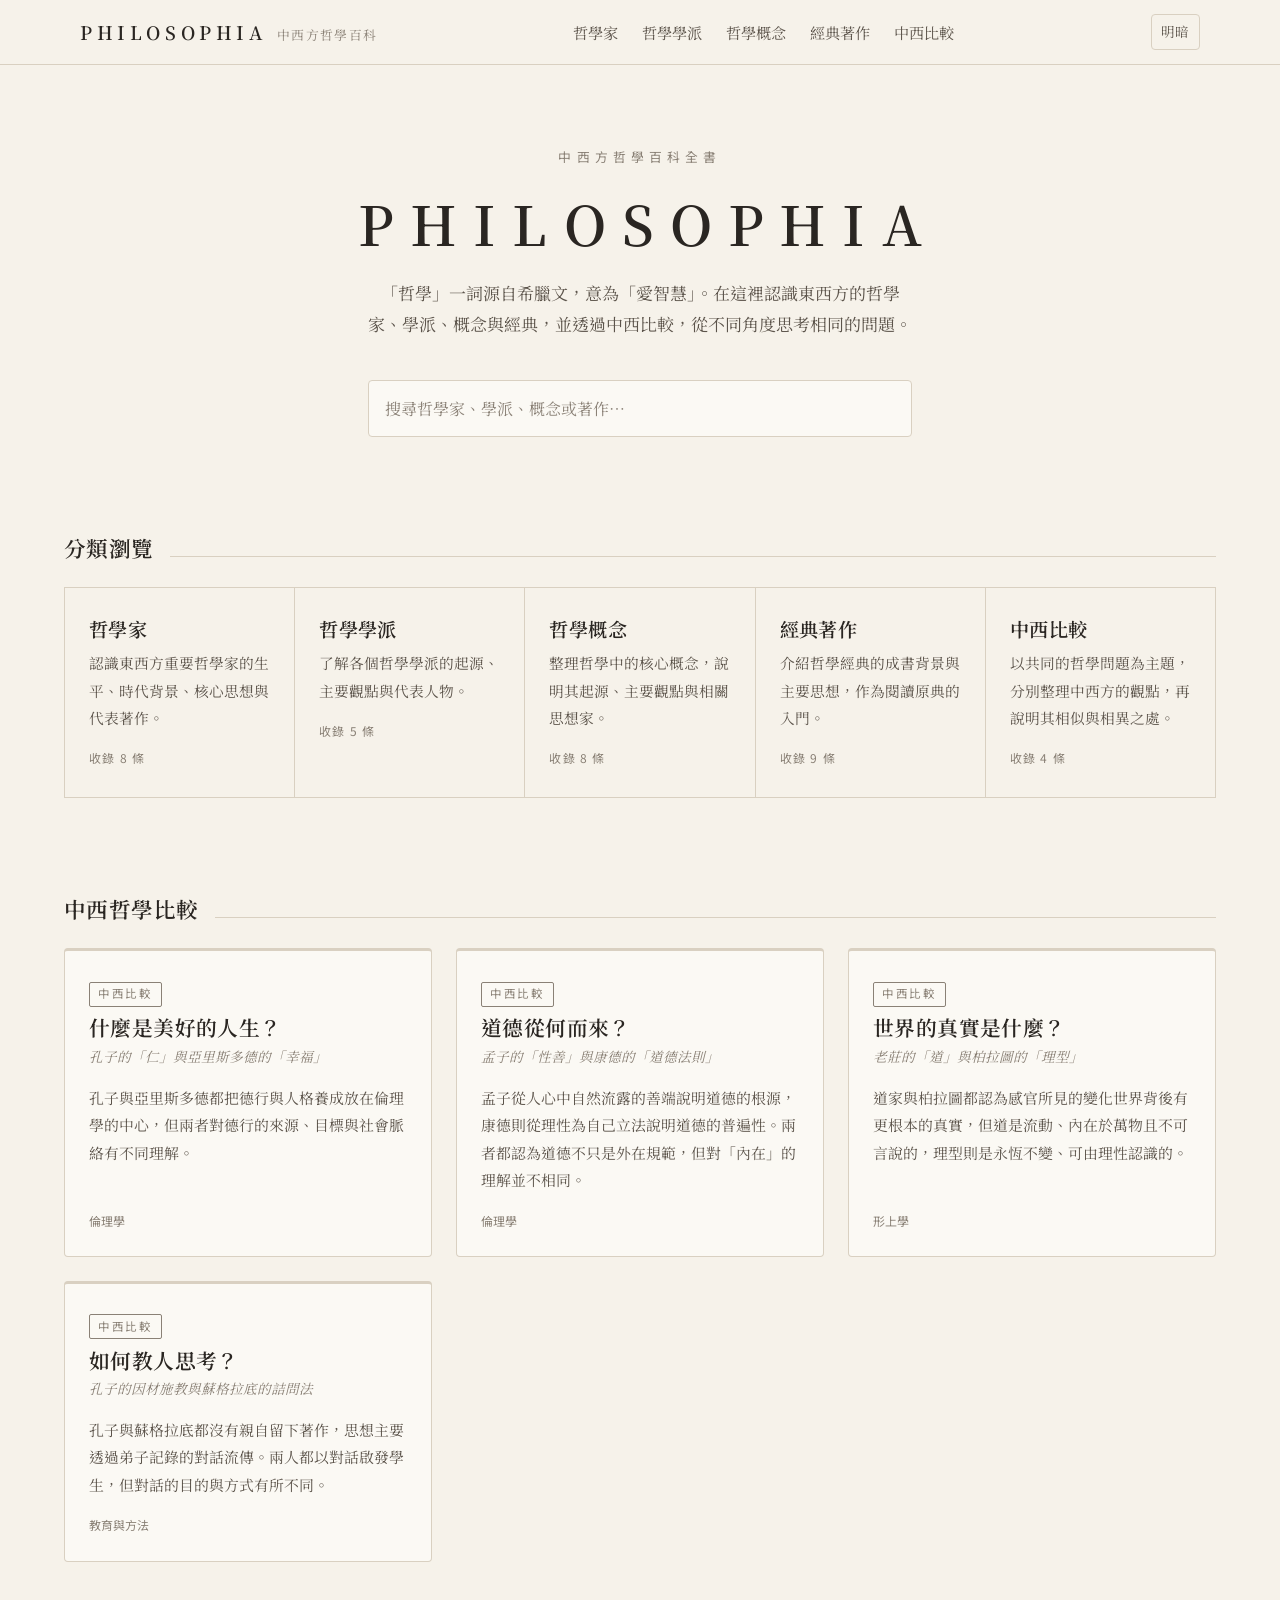
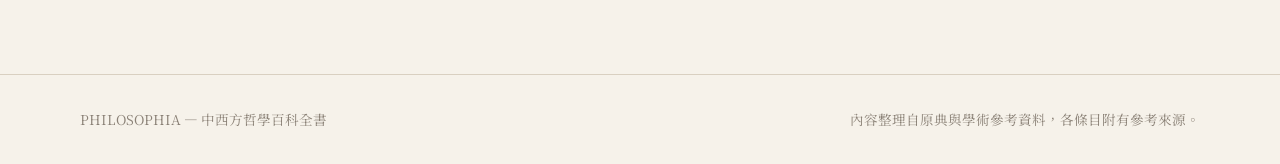
<file: index.html>
<!doctype html>
<html lang="zh-Hant">
<head>
  <meta charset="utf-8">
  <meta name="viewport" content="width=device-width, initial-scale=1">
  <title>PHILOSOPHIA — 中西方哲學百科全書</title>
  <meta name="description" content="整理東西方哲學家、學派、概念與經典著作，並透過中西哲學比較，從不同角度思考相同的問題。">
  <link rel="icon" href="images/favicon.svg" type="image/svg+xml">
  <link rel="preconnect" href="https://fonts.googleapis.com">
  <link rel="preconnect" href="https://fonts.gstatic.com" crossorigin>
  <link rel="stylesheet" href="https://fonts.googleapis.com/css2?family=Noto+Sans+TC:wght@400;500&family=Noto+Serif+TC:wght@400;600&display=swap">
  <link rel="stylesheet" href="css/style.css">
  <script src="js/app.js" defer></script>
</head>
<body data-page="home">
  <header id="site-header"></header>
  <main id="main">
    <section class="hero container">
      <p class="hero-kicker">中西方哲學百科全書</p>
      <h1>PHILOSOPHIA</h1>
      <p class="hero-lead">「哲學」一詞源自希臘文，意為「愛智慧」。在這裡認識東西方的哲學家、學派、概念與經典，並透過中西比較，從不同角度思考相同的問題。</p>
      <div class="search-box" role="search">
        <label class="visually-hidden" for="search-input">搜尋哲學家、學派、概念或著作</label>
        <input id="search-input" type="search" placeholder="搜尋哲學家、學派、概念或著作…" autocomplete="off">
      </div>
      <div class="search-results" id="search-results" aria-live="polite"></div>
    </section>

    <section class="section container">
      <h2 class="section-title">分類瀏覽</h2>
      <div class="category-grid" id="category-grid"><p class="loading">載入中…</p></div>
    </section>

    <section class="section container">
      <h2 class="section-title">中西哲學比較</h2>
      <div class="card-grid" id="featured-comparisons"></div>
    </section>
  </main>
  <footer id="site-footer"></footer>
</body>
</html>
</file>
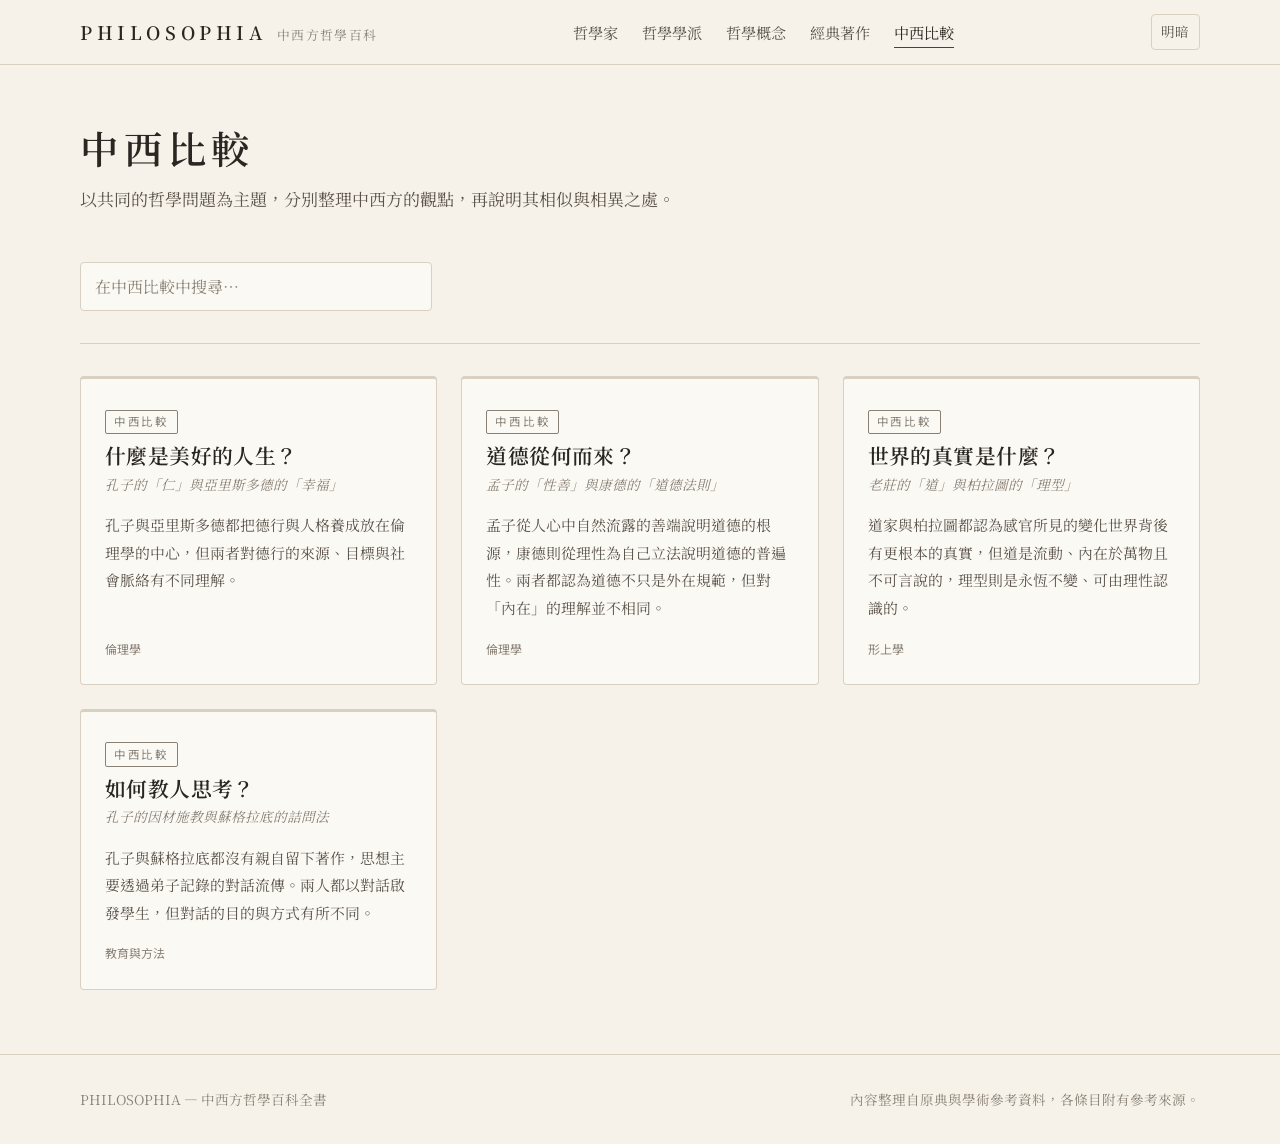
<file: pages/comparisons.html>
<!doctype html>
<html lang="zh-Hant">
<head>
  <meta charset="utf-8">
  <meta name="viewport" content="width=device-width, initial-scale=1">
  <title>中西比較｜PHILOSOPHIA</title>
  <meta name="description" content="PHILOSOPHIA 中西方哲學百科全書：中西比較">
  <link rel="icon" href="../images/favicon.svg" type="image/svg+xml">
  <link rel="preconnect" href="https://fonts.googleapis.com">
  <link rel="preconnect" href="https://fonts.gstatic.com" crossorigin>
  <link rel="stylesheet" href="https://fonts.googleapis.com/css2?family=Noto+Sans+TC:wght@400;500&family=Noto+Serif+TC:wght@400;600&display=swap">
  <link rel="stylesheet" href="../css/style.css">
  <script src="../js/app.js" defer></script>
</head>
<body data-page="list" data-type="comparisons">
  <header id="site-header"></header>
  <main id="main" class="container">
    <div class="page-header" id="page-header"><h1>中西比較</h1></div>
    <div class="filter-bar" id="filter-bar"></div>
    <div class="card-grid" id="entry-list"><p class="loading">載入中…</p></div>
  </main>
  <footer id="site-footer"></footer>
</body>
</html>
</file>
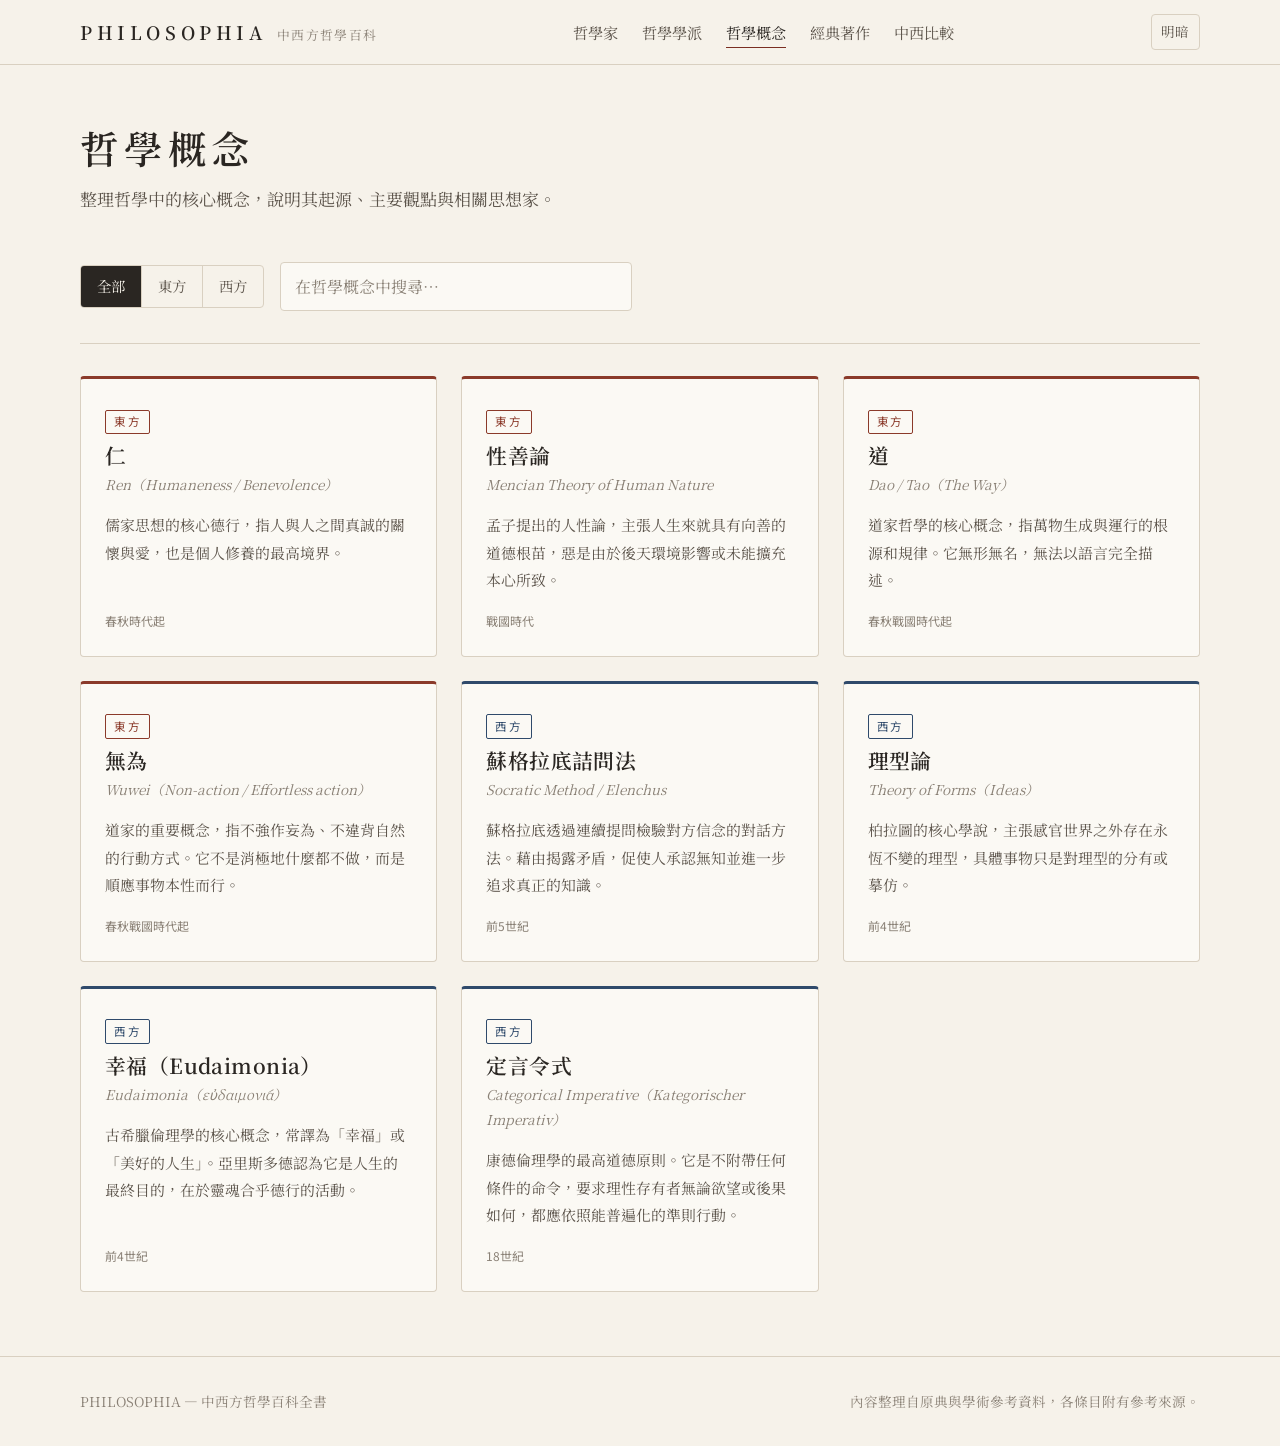
<file: pages/concepts.html>
<!doctype html>
<html lang="zh-Hant">
<head>
  <meta charset="utf-8">
  <meta name="viewport" content="width=device-width, initial-scale=1">
  <title>哲學概念｜PHILOSOPHIA</title>
  <meta name="description" content="PHILOSOPHIA 中西方哲學百科全書：哲學概念">
  <link rel="icon" href="../images/favicon.svg" type="image/svg+xml">
  <link rel="preconnect" href="https://fonts.googleapis.com">
  <link rel="preconnect" href="https://fonts.gstatic.com" crossorigin>
  <link rel="stylesheet" href="https://fonts.googleapis.com/css2?family=Noto+Sans+TC:wght@400;500&family=Noto+Serif+TC:wght@400;600&display=swap">
  <link rel="stylesheet" href="../css/style.css">
  <script src="../js/app.js" defer></script>
</head>
<body data-page="list" data-type="concepts">
  <header id="site-header"></header>
  <main id="main" class="container">
    <div class="page-header" id="page-header"><h1>哲學概念</h1></div>
    <div class="filter-bar" id="filter-bar"></div>
    <div class="card-grid" id="entry-list"><p class="loading">載入中…</p></div>
  </main>
  <footer id="site-footer"></footer>
</body>
</html>
</file>
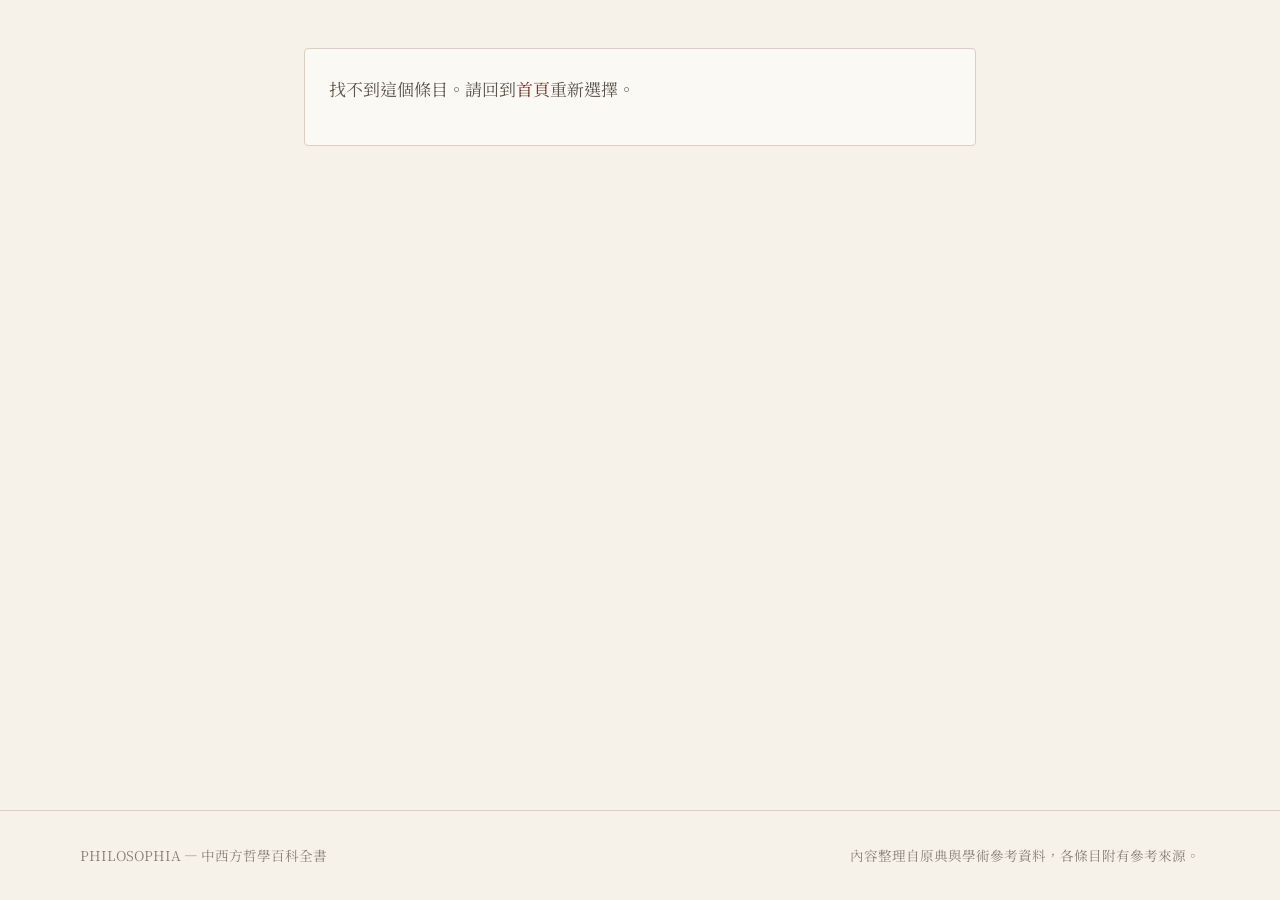
<file: pages/detail.html>
<!doctype html>
<html lang="zh-Hant">
<head>
  <meta charset="utf-8">
  <meta name="viewport" content="width=device-width, initial-scale=1">
  <title>條目｜PHILOSOPHIA</title>
  <meta name="description" content="PHILOSOPHIA 中西方哲學百科全書條目">
  <link rel="icon" href="../images/favicon.svg" type="image/svg+xml">
  <link rel="preconnect" href="https://fonts.googleapis.com">
  <link rel="preconnect" href="https://fonts.gstatic.com" crossorigin>
  <link rel="stylesheet" href="https://fonts.googleapis.com/css2?family=Noto+Sans+TC:wght@400;500&family=Noto+Serif+TC:wght@400;600&display=swap">
  <link rel="stylesheet" href="../css/style.css">
  <script src="../js/app.js" defer></script>
</head>
<body data-page="detail">
  <header id="site-header"></header>
  <main id="detail" class="container">
    <p class="loading">載入中…</p>
  </main>
  <footer id="site-footer"></footer>
</body>
</html>
</file>
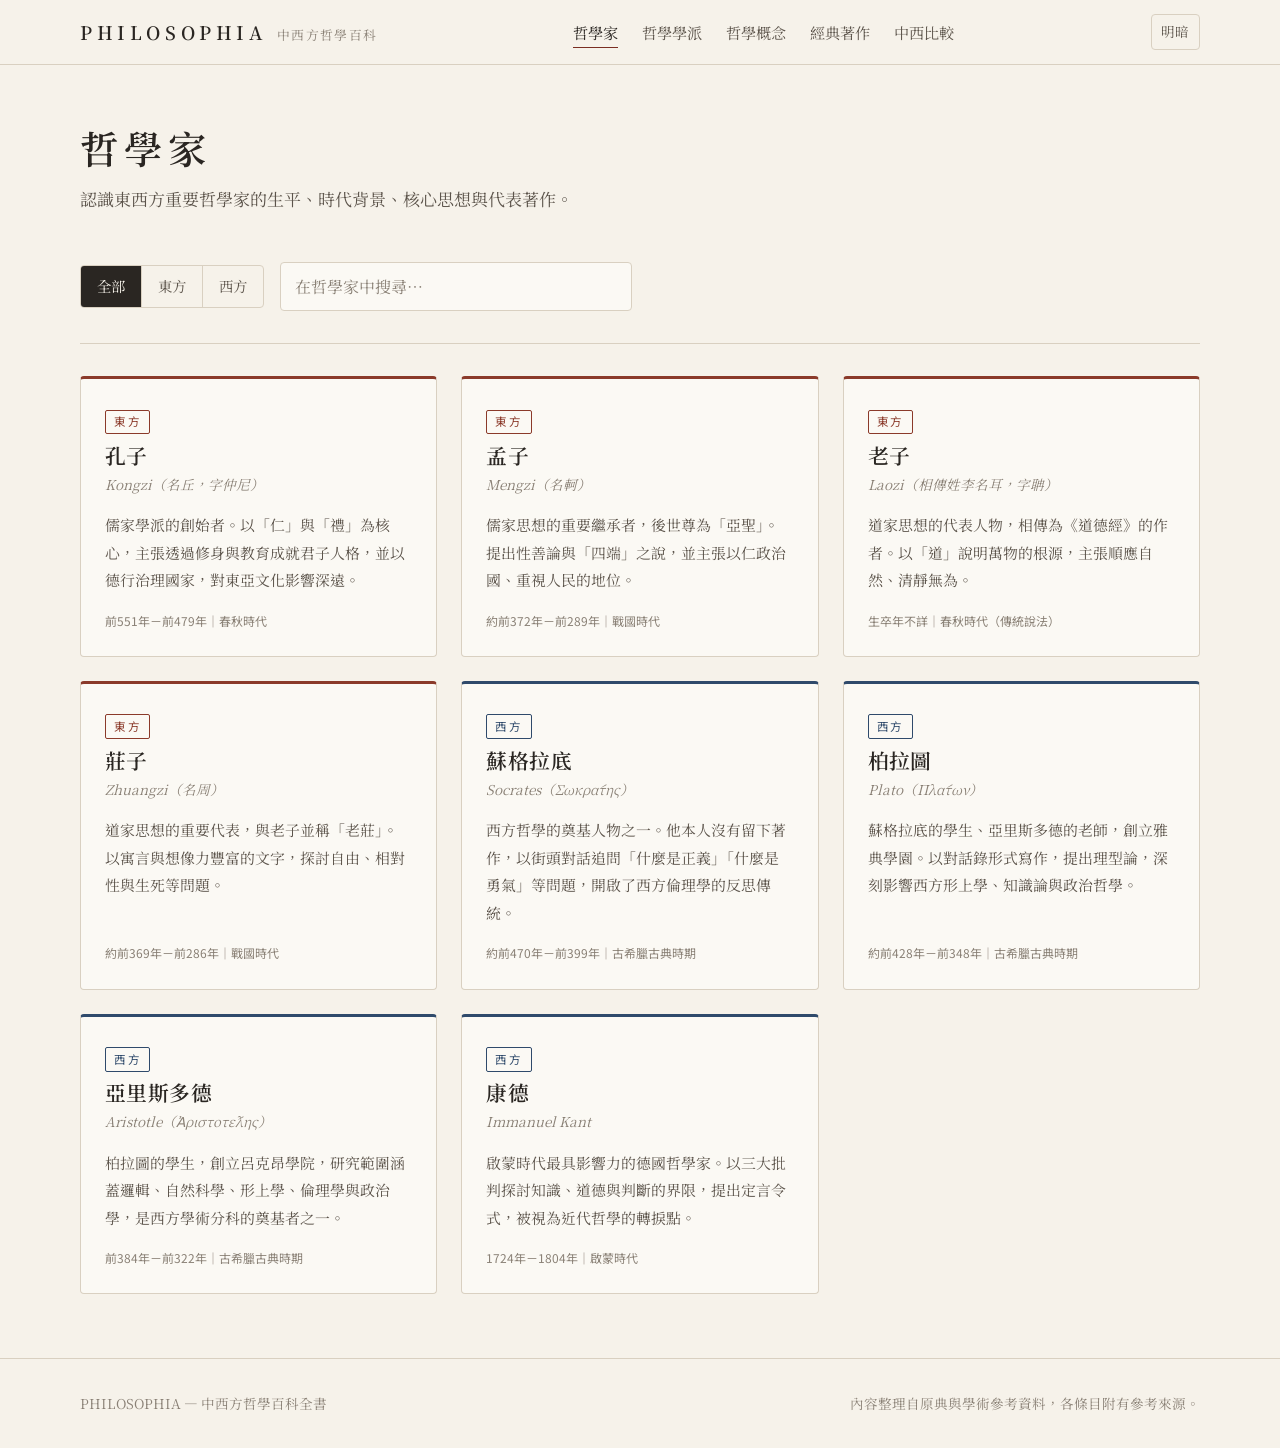
<file: pages/philosophers.html>
<!doctype html>
<html lang="zh-Hant">
<head>
  <meta charset="utf-8">
  <meta name="viewport" content="width=device-width, initial-scale=1">
  <title>哲學家｜PHILOSOPHIA</title>
  <meta name="description" content="PHILOSOPHIA 中西方哲學百科全書：哲學家">
  <link rel="icon" href="../images/favicon.svg" type="image/svg+xml">
  <link rel="preconnect" href="https://fonts.googleapis.com">
  <link rel="preconnect" href="https://fonts.gstatic.com" crossorigin>
  <link rel="stylesheet" href="https://fonts.googleapis.com/css2?family=Noto+Sans+TC:wght@400;500&family=Noto+Serif+TC:wght@400;600&display=swap">
  <link rel="stylesheet" href="../css/style.css">
  <script src="../js/app.js" defer></script>
</head>
<body data-page="list" data-type="philosophers">
  <header id="site-header"></header>
  <main id="main" class="container">
    <div class="page-header" id="page-header"><h1>哲學家</h1></div>
    <div class="filter-bar" id="filter-bar"></div>
    <div class="card-grid" id="entry-list"><p class="loading">載入中…</p></div>
  </main>
  <footer id="site-footer"></footer>
</body>
</html>
</file>
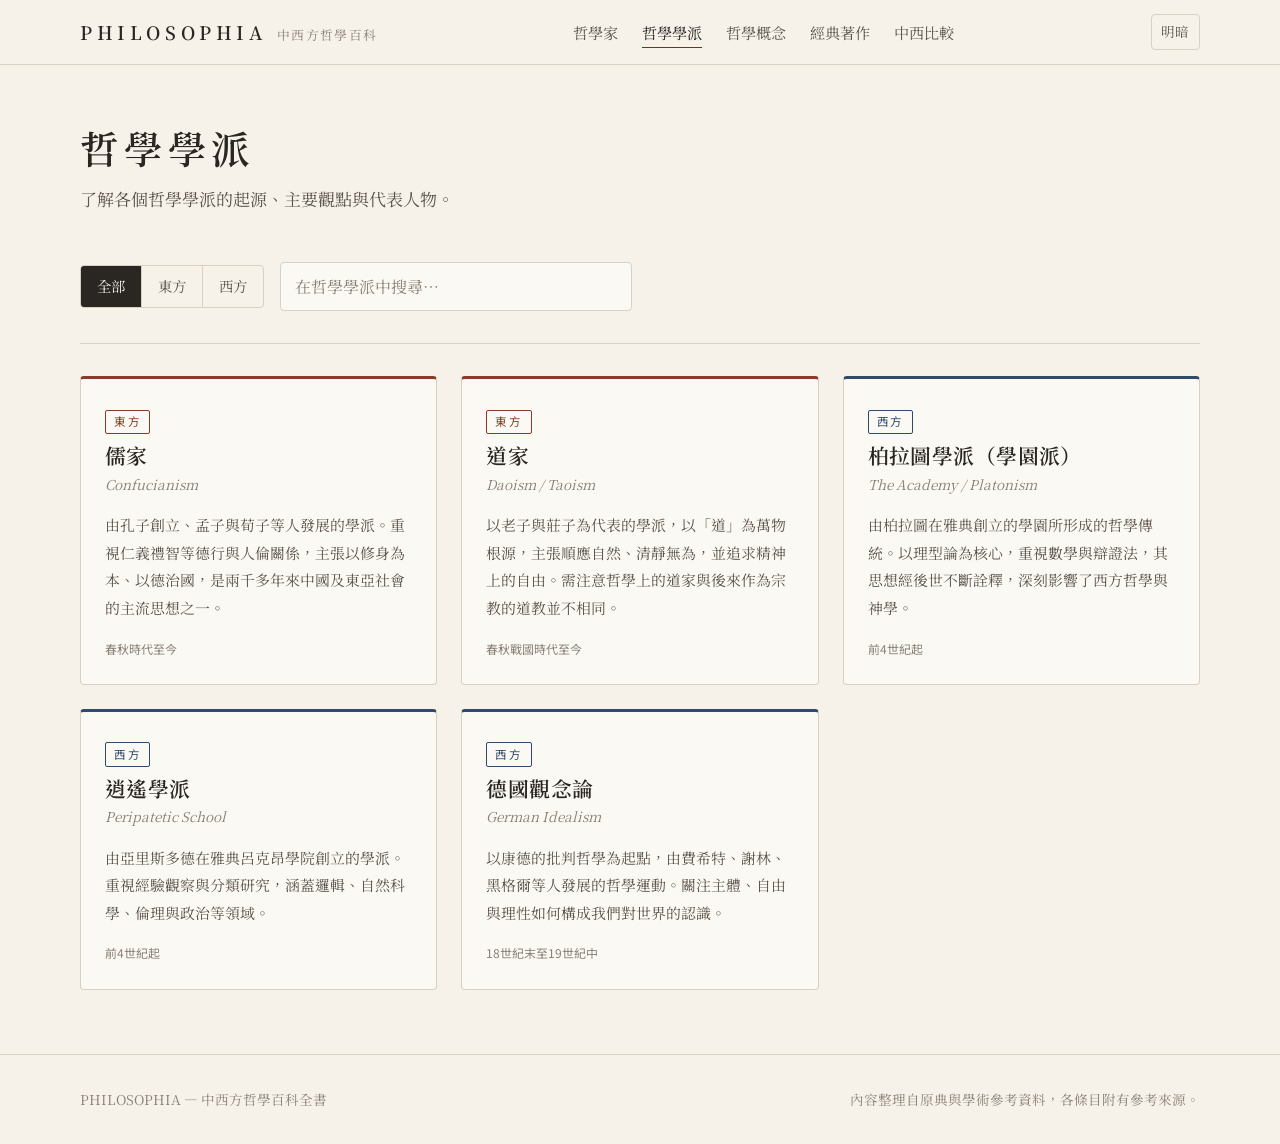
<file: pages/schools.html>
<!doctype html>
<html lang="zh-Hant">
<head>
  <meta charset="utf-8">
  <meta name="viewport" content="width=device-width, initial-scale=1">
  <title>哲學學派｜PHILOSOPHIA</title>
  <meta name="description" content="PHILOSOPHIA 中西方哲學百科全書：哲學學派">
  <link rel="icon" href="../images/favicon.svg" type="image/svg+xml">
  <link rel="preconnect" href="https://fonts.googleapis.com">
  <link rel="preconnect" href="https://fonts.gstatic.com" crossorigin>
  <link rel="stylesheet" href="https://fonts.googleapis.com/css2?family=Noto+Sans+TC:wght@400;500&family=Noto+Serif+TC:wght@400;600&display=swap">
  <link rel="stylesheet" href="../css/style.css">
  <script src="../js/app.js" defer></script>
</head>
<body data-page="list" data-type="schools">
  <header id="site-header"></header>
  <main id="main" class="container">
    <div class="page-header" id="page-header"><h1>哲學學派</h1></div>
    <div class="filter-bar" id="filter-bar"></div>
    <div class="card-grid" id="entry-list"><p class="loading">載入中…</p></div>
  </main>
  <footer id="site-footer"></footer>
</body>
</html>
</file>
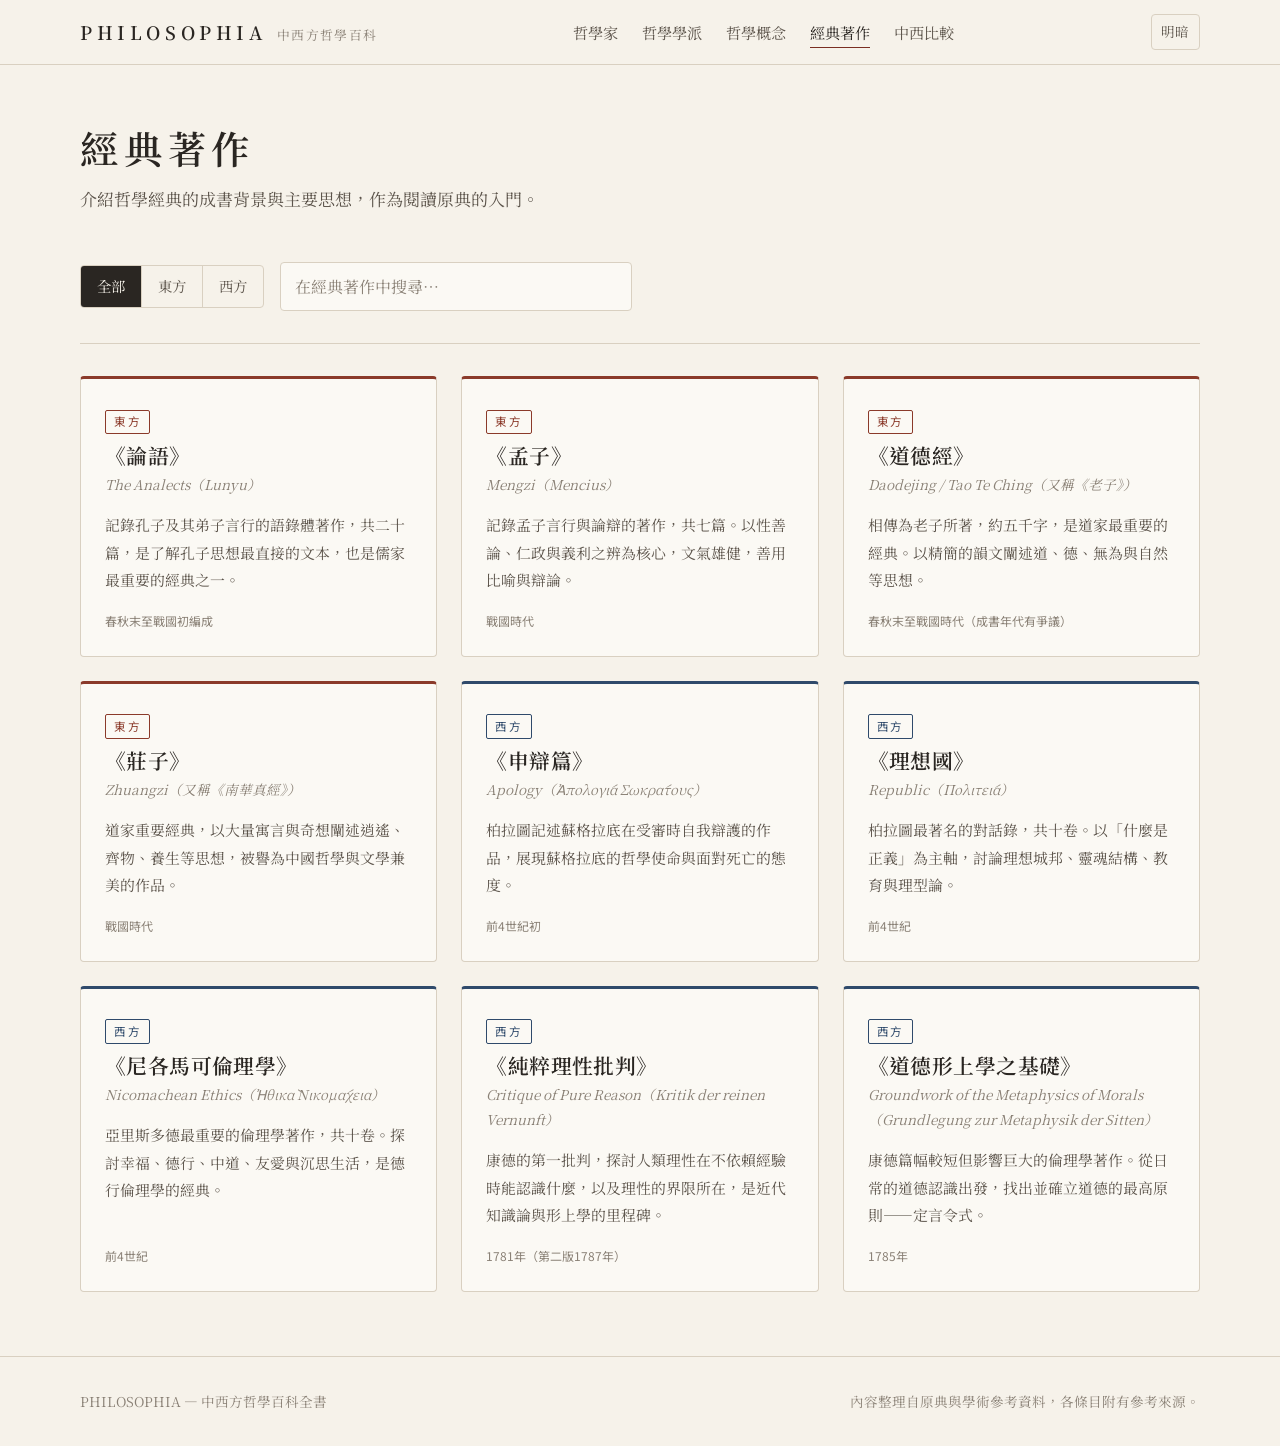
<file: pages/works.html>
<!doctype html>
<html lang="zh-Hant">
<head>
  <meta charset="utf-8">
  <meta name="viewport" content="width=device-width, initial-scale=1">
  <title>經典著作｜PHILOSOPHIA</title>
  <meta name="description" content="PHILOSOPHIA 中西方哲學百科全書：經典著作">
  <link rel="icon" href="../images/favicon.svg" type="image/svg+xml">
  <link rel="preconnect" href="https://fonts.googleapis.com">
  <link rel="preconnect" href="https://fonts.gstatic.com" crossorigin>
  <link rel="stylesheet" href="https://fonts.googleapis.com/css2?family=Noto+Sans+TC:wght@400;500&family=Noto+Serif+TC:wght@400;600&display=swap">
  <link rel="stylesheet" href="../css/style.css">
  <script src="../js/app.js" defer></script>
</head>
<body data-page="list" data-type="works">
  <header id="site-header"></header>
  <main id="main" class="container">
    <div class="page-header" id="page-header"><h1>經典著作</h1></div>
    <div class="filter-bar" id="filter-bar"></div>
    <div class="card-grid" id="entry-list"><p class="loading">載入中…</p></div>
  </main>
  <footer id="site-footer"></footer>
</body>
</html>
</file>
<file: css/style.css>
/* ==========================================================================
   PHILOSOPHIA — 全站共用樣式
   ========================================================================== */

:root {
  --bg: #f6f2ea;
  --bg-soft: #efe9dd;
  --surface: #fbf9f4;
  --ink: #2a2622;
  --ink-soft: #5c544b;
  --ink-faint: #8a8176;
  --rule: #d9d0c1;
  --accent: #7a2e22;
  --east: #8b3a2a;
  --west: #2f4a6b;
  --focus: #b5822f;

  --font-serif: "Noto Serif TC", "Songti TC", "PMingLiU", Georgia, serif;
  --font-sans: "Noto Sans TC", "PingFang TC", "Microsoft JhengHei", system-ui, sans-serif;

  --measure: 42rem;
  --wide: 72rem;
  --radius: 4px;
}

@media (prefers-color-scheme: dark) {
  :root:not([data-theme="light"]) {
    --bg: #1c1a17;
    --bg-soft: #24211d;
    --surface: #221f1b;
    --ink: #e8e2d6;
    --ink-soft: #bdb4a6;
    --ink-faint: #8f877b;
    --rule: #3b362f;
    --accent: #d48a76;
    --east: #d48a76;
    --west: #8fb0d6;
    --focus: #d9a95a;
  }
}

:root[data-theme="dark"] {
  --bg: #1c1a17;
  --bg-soft: #24211d;
  --surface: #221f1b;
  --ink: #e8e2d6;
  --ink-soft: #bdb4a6;
  --ink-faint: #8f877b;
  --rule: #3b362f;
  --accent: #d48a76;
  --east: #d48a76;
  --west: #8fb0d6;
  --focus: #d9a95a;
}

/* ---------- 基礎 ---------- */

*,
*::before,
*::after {
  box-sizing: border-box;
}

html {
  -webkit-text-size-adjust: 100%;
}

body {
  margin: 0;
  background: var(--bg);
  color: var(--ink);
  font-family: var(--font-serif);
  font-size: 1.0625rem;
  line-height: 1.85;
  min-height: 100vh;
  display: flex;
  flex-direction: column;
}

main {
  flex: 1;
}

a {
  color: var(--accent);
  text-decoration: none;
  border-bottom: 1px solid transparent;
  transition: border-color 0.2s;
}

a:hover {
  border-bottom-color: currentColor;
}

a:focus-visible,
button:focus-visible,
input:focus-visible {
  outline: 2px solid var(--focus);
  outline-offset: 2px;
}

h1,
h2,
h3 {
  font-weight: 600;
  line-height: 1.4;
  letter-spacing: 0.02em;
}

p {
  margin: 0 0 1em;
}

.container {
  width: 100%;
  max-width: var(--wide);
  margin: 0 auto;
  padding: 0 1rem;
}

.visually-hidden {
  position: absolute;
  width: 1px;
  height: 1px;
  overflow: hidden;
  clip: rect(0 0 0 0);
  white-space: nowrap;
}

/* ---------- 頁首導覽 ---------- */

.site-header {
  border-bottom: 1px solid var(--rule);
  background: var(--bg);
  position: sticky;
  top: 0;
  z-index: 10;
}

.site-header .container {
  display: flex;
  align-items: center;
  justify-content: space-between;
  gap: 1rem;
  min-height: 4rem;
}

.brand {
  display: flex;
  align-items: baseline;
  gap: 0.6rem;
  color: var(--ink);
  border: 0;
}

.brand:hover {
  border: 0;
}

.brand-name {
  font-size: 1.15rem;
  letter-spacing: 0.25em;
  font-weight: 600;
}

.brand-sub {
  font-size: 0.8rem;
  color: var(--ink-faint);
  letter-spacing: 0.1em;
}

.site-nav ul {
  list-style: none;
  margin: 0;
  padding: 0;
  display: flex;
  gap: 1.5rem;
}

.site-nav a {
  color: var(--ink-soft);
  font-size: 0.95rem;
  padding: 0.25rem 0;
}

.site-nav a[aria-current="page"] {
  color: var(--ink);
  border-bottom-color: var(--accent);
}

.header-tools {
  display: flex;
  align-items: center;
  gap: 0.5rem;
}

.icon-button {
  background: none;
  border: 1px solid var(--rule);
  border-radius: var(--radius);
  color: var(--ink-soft);
  font: inherit;
  font-size: 0.85rem;
  padding: 0.3rem 0.6rem;
  cursor: pointer;
}

.icon-button:hover {
  color: var(--ink);
  border-color: var(--ink-faint);
}

.nav-toggle {
  display: none;
}

@media (max-width: 860px) {
  .nav-toggle {
    display: inline-block;
  }

  .site-nav {
    position: absolute;
    top: 100%;
    left: 0;
    right: 0;
    background: var(--bg);
    border-bottom: 1px solid var(--rule);
    display: none;
  }

  .site-nav.is-open {
    display: block;
  }

  .site-nav ul {
    flex-direction: column;
    gap: 0;
    padding: 0.5rem 1rem 1rem;
  }

  .site-nav a {
    display: block;
    padding: 0.6rem 0;
    border-bottom: 1px solid var(--rule);
  }

  .site-nav a[aria-current="page"] {
    border-bottom-color: var(--rule);
    color: var(--accent);
  }
}

/* ---------- 頁尾 ---------- */

.site-footer {
  border-top: 1px solid var(--rule);
  margin-top: 4rem;
  padding: 2rem 0;
  color: var(--ink-faint);
  font-size: 0.85rem;
}

.site-footer .container {
  display: flex;
  flex-wrap: wrap;
  justify-content: space-between;
  gap: 1rem;
}

.site-footer p {
  margin: 0;
}

/* ---------- 首頁 ---------- */

.hero {
  text-align: center;
  padding: 5rem 0 3rem;
}

.hero-kicker {
  font-family: var(--font-sans);
  font-size: 0.8rem;
  letter-spacing: 0.4em;
  color: var(--ink-faint);
  margin-bottom: 1rem;
}

.hero h1 {
  font-size: clamp(2.2rem, 6vw, 3.4rem);
  letter-spacing: 0.3em;
  margin: 0 0 0.5rem;
  padding-left: 0.3em;
}

.hero-lead {
  max-width: 34rem;
  margin: 1rem auto 2.5rem;
  color: var(--ink-soft);
}

.search-box {
  max-width: 34rem;
  margin: 0 auto;
  position: relative;
}

.search-box input,
.filter-bar input {
  width: 100%;
  font: inherit;
  font-size: 1rem;
  color: var(--ink);
  background: var(--surface);
  border: 1px solid var(--rule);
  border-radius: var(--radius);
  padding: 0.8rem 1rem;
}

.search-box input::placeholder,
.filter-bar input::placeholder {
  color: var(--ink-faint);
}

.search-results {
  max-width: 42rem;
  margin: 2rem auto 0;
  text-align: left;
}

.search-results:empty {
  display: none;
}

.search-summary {
  font-size: 0.9rem;
  color: var(--ink-faint);
  margin-bottom: 0.75rem;
}

.result-list {
  list-style: none;
  margin: 0;
  padding: 0;
  border-top: 1px solid var(--rule);
}

.result-list li {
  border-bottom: 1px solid var(--rule);
}

.result-list a {
  display: block;
  padding: 0.9rem 0.25rem;
  color: var(--ink);
  border: 0;
}

.result-list a:hover .result-title {
  color: var(--accent);
}

.result-title {
  font-weight: 600;
}

.result-meta {
  font-family: var(--font-sans);
  font-size: 0.75rem;
  color: var(--ink-faint);
  margin-left: 0.5rem;
}

.result-summary {
  display: block;
  font-size: 0.9rem;
  color: var(--ink-soft);
  margin-top: 0.15rem;
}

.section {
  padding: 3rem 0;
}

.section-title {
  font-size: 1.35rem;
  margin: 0 0 1.5rem;
  display: flex;
  align-items: baseline;
  gap: 1rem;
}

.section-title::after {
  content: "";
  flex: 1;
  border-bottom: 1px solid var(--rule);
}

.category-grid {
  display: flex;
  flex-wrap: wrap;
  gap: 1px;
  background: var(--rule);
  border: 1px solid var(--rule);
}

.category-card {
  display: block;
  flex: 1 1 13rem;
  background: var(--bg);
  padding: 1.75rem 1.5rem;
  color: var(--ink);
  border: 0;
  transition: background 0.2s;
}

.category-card:hover {
  background: var(--surface);
  border: 0;
}

.category-card h3 {
  margin: 0 0 0.4rem;
  font-size: 1.2rem;
}

.category-card p {
  margin: 0;
  font-size: 0.92rem;
  color: var(--ink-soft);
}

.category-count {
  display: block;
  font-family: var(--font-sans);
  font-size: 0.75rem;
  color: var(--ink-faint);
  letter-spacing: 0.1em;
  margin-top: 1rem;
}

/* ---------- 列表頁 ---------- */

.page-header {
  padding: 3.5rem 0 2rem;
}

.page-header h1 {
  font-size: clamp(1.8rem, 4vw, 2.4rem);
  margin: 0 0 0.5rem;
  letter-spacing: 0.15em;
}

.page-header p {
  max-width: var(--measure);
  color: var(--ink-soft);
  margin: 0;
}

.filter-bar {
  display: flex;
  flex-wrap: wrap;
  align-items: center;
  gap: 1rem;
  padding: 1rem 0 2rem;
  border-bottom: 1px solid var(--rule);
  margin-bottom: 2rem;
}

.filter-bar input {
  flex: 1 1 14rem;
  max-width: 22rem;
  padding: 0.55rem 0.9rem;
}

.tab-group {
  display: inline-flex;
  border: 1px solid var(--rule);
  border-radius: var(--radius);
  overflow: hidden;
}

.tab-group button {
  font: inherit;
  font-size: 0.9rem;
  background: none;
  border: 0;
  color: var(--ink-soft);
  padding: 0.45rem 1rem;
  cursor: pointer;
}

.tab-group button + button {
  border-left: 1px solid var(--rule);
}

.tab-group button[aria-pressed="true"] {
  background: var(--ink);
  color: var(--bg);
}

.card-grid {
  display: grid;
  grid-template-columns: repeat(auto-fill, minmax(18rem, 1fr));
  gap: 1.5rem;
}

.entry-card {
  display: flex;
  flex-direction: column;
  background: var(--surface);
  border: 1px solid var(--rule);
  border-top: 3px solid var(--rule);
  border-radius: var(--radius);
  padding: 1.5rem;
  color: var(--ink);
  transition: border-color 0.2s, transform 0.2s;
}

.entry-card:hover {
  border-color: var(--ink-faint);
  transform: translateY(-2px);
}

.entry-card[data-tradition="east"] {
  border-top-color: var(--east);
}

.entry-card[data-tradition="west"] {
  border-top-color: var(--west);
}

.entry-card h2 {
  font-size: 1.3rem;
  margin: 0.4rem 0 0.1rem;
}

.entry-original {
  font-size: 0.85rem;
  color: var(--ink-faint);
  font-style: italic;
}

.entry-card p {
  font-size: 0.93rem;
  color: var(--ink-soft);
  margin: 0.9rem 0 0;
  flex: 1;
}

.entry-meta {
  font-family: var(--font-sans);
  font-size: 0.75rem;
  color: var(--ink-faint);
  margin-top: 1rem;
}

.badge {
  display: inline-block;
  font-family: var(--font-sans);
  font-size: 0.72rem;
  letter-spacing: 0.15em;
  padding: 0.05rem 0.5rem;
  border: 1px solid currentColor;
  border-radius: 2px;
  color: var(--ink-faint);
}

.badge[data-tradition="east"] {
  color: var(--east);
}

.badge[data-tradition="west"] {
  color: var(--west);
}

.empty-state {
  color: var(--ink-faint);
  padding: 2rem 0;
  text-align: center;
}

/* ---------- 詳細頁 ---------- */

.breadcrumb {
  font-family: var(--font-sans);
  font-size: 0.8rem;
  color: var(--ink-faint);
  padding-top: 2rem;
}

.breadcrumb a {
  color: var(--ink-soft);
}

.breadcrumb span[aria-hidden] {
  margin: 0 0.4rem;
}

.article-layout {
  display: grid;
  grid-template-columns: minmax(0, var(--measure)) minmax(0, 16rem);
  justify-content: space-between;
  gap: 4rem;
}

@media (max-width: 960px) {
  .article-layout {
    grid-template-columns: minmax(0, 1fr);
    gap: 2rem;
  }
}

.article-header {
  padding: 1.5rem 0 1.5rem;
  border-bottom: 1px solid var(--rule);
  margin-bottom: 2rem;
}

.article-header h1 {
  font-size: clamp(2rem, 5vw, 2.8rem);
  margin: 0.75rem 0 0.25rem;
  letter-spacing: 0.08em;
}

.article-header .entry-original {
  font-size: 1rem;
}

.fact-list {
  display: flex;
  flex-wrap: wrap;
  gap: 0.25rem 1.5rem;
  margin: 1rem 0 0;
  padding: 0;
  font-size: 0.9rem;
  color: var(--ink-soft);
}

.fact-list div {
  display: flex;
  gap: 0.5rem;
}

.fact-list dt {
  color: var(--ink-faint);
}

.fact-list dd {
  margin: 0;
}

.lead {
  font-size: 1.15rem;
  color: var(--ink);
  line-height: 1.9;
}

.article-section {
  margin: 2.5rem 0;
}

.article-section h2 {
  font-size: 1.3rem;
  margin: 0 0 1rem;
  padding-bottom: 0.4rem;
  border-bottom: 1px solid var(--rule);
}

.idea-list {
  margin: 0;
}

.idea-list dt {
  font-weight: 600;
  margin-top: 1.25rem;
}

.idea-list dt:first-child {
  margin-top: 0;
}

.idea-list dd {
  margin: 0.25rem 0 0;
  color: var(--ink-soft);
}

.quote {
  margin: 0 0 1.5rem;
  padding: 0.25rem 0 0.25rem 1.25rem;
  border-left: 2px solid var(--accent);
}

.quote p {
  font-size: 1.1rem;
  margin: 0;
}

.quote footer {
  font-size: 0.85rem;
  color: var(--ink-faint);
  margin-top: 0.25rem;
}

.plain-list {
  margin: 0;
  padding-left: 1.25rem;
}

.plain-list li {
  margin-bottom: 0.5rem;
}

.source-list {
  font-size: 0.85rem;
  color: var(--ink-soft);
  padding-left: 1.25rem;
}

.article-aside {
  padding-top: 1.5rem;
}

.aside-inner {
  position: sticky;
  top: 5.5rem;
}

.aside-group {
  margin-bottom: 1.75rem;
}

.aside-group h3 {
  font-family: var(--font-sans);
  font-size: 0.75rem;
  letter-spacing: 0.2em;
  color: var(--ink-faint);
  margin: 0 0 0.5rem;
  font-weight: 500;
}

.aside-group ul {
  list-style: none;
  margin: 0;
  padding: 0;
  border-top: 1px solid var(--rule);
}

.aside-group li {
  border-bottom: 1px solid var(--rule);
  font-size: 0.95rem;
}

.aside-group a {
  display: block;
  padding: 0.45rem 0;
  border-bottom: 0;
}

/* ---------- 中西比較 ---------- */

.compare-grid {
  display: grid;
  grid-template-columns: 1fr 1fr;
  gap: 1.5rem;
  margin: 2.5rem 0;
}

@media (max-width: 720px) {
  .compare-grid {
    grid-template-columns: 1fr;
  }
}

.compare-column {
  background: var(--surface);
  border: 1px solid var(--rule);
  border-top: 3px solid var(--rule);
  border-radius: var(--radius);
  padding: 1.5rem;
}

.compare-column[data-tradition="east"] {
  border-top-color: var(--east);
}

.compare-column[data-tradition="west"] {
  border-top-color: var(--west);
}

.compare-column h2 {
  font-size: 1.15rem;
  margin: 0.5rem 0 1rem;
  border: 0;
  padding: 0;
}

.compare-column p {
  font-size: 0.95rem;
  color: var(--ink-soft);
}

.compare-layout {
  max-width: 56rem;
  margin: 0 auto;
}

.compare-layout .article-header {
  text-align: center;
}

.compare-layout .lead {
  max-width: var(--measure);
  margin: 0 auto;
}

.compare-layout .prose {
  max-width: var(--measure);
  margin-left: auto;
  margin-right: auto;
}

/* ---------- 狀態訊息 ---------- */

.notice {
  max-width: var(--measure);
  margin: 3rem auto;
  padding: 1.5rem;
  border: 1px solid var(--rule);
  border-radius: var(--radius);
  background: var(--surface);
  color: var(--ink-soft);
}

.notice code {
  font-size: 0.85em;
}

.loading {
  color: var(--ink-faint);
  padding: 3rem 0;
  text-align: center;
}

@media (prefers-reduced-motion: reduce) {
  * {
    transition: none !important;
  }
}

@media (max-width: 480px) {
  .hero {
    padding: 3.5rem 0 2rem;
  }

  .hero h1 {
    font-size: 2rem;
    letter-spacing: 0.15em;
    padding-left: 0.15em;
  }

  .brand-sub {
    display: none;
  }
}
</file>
